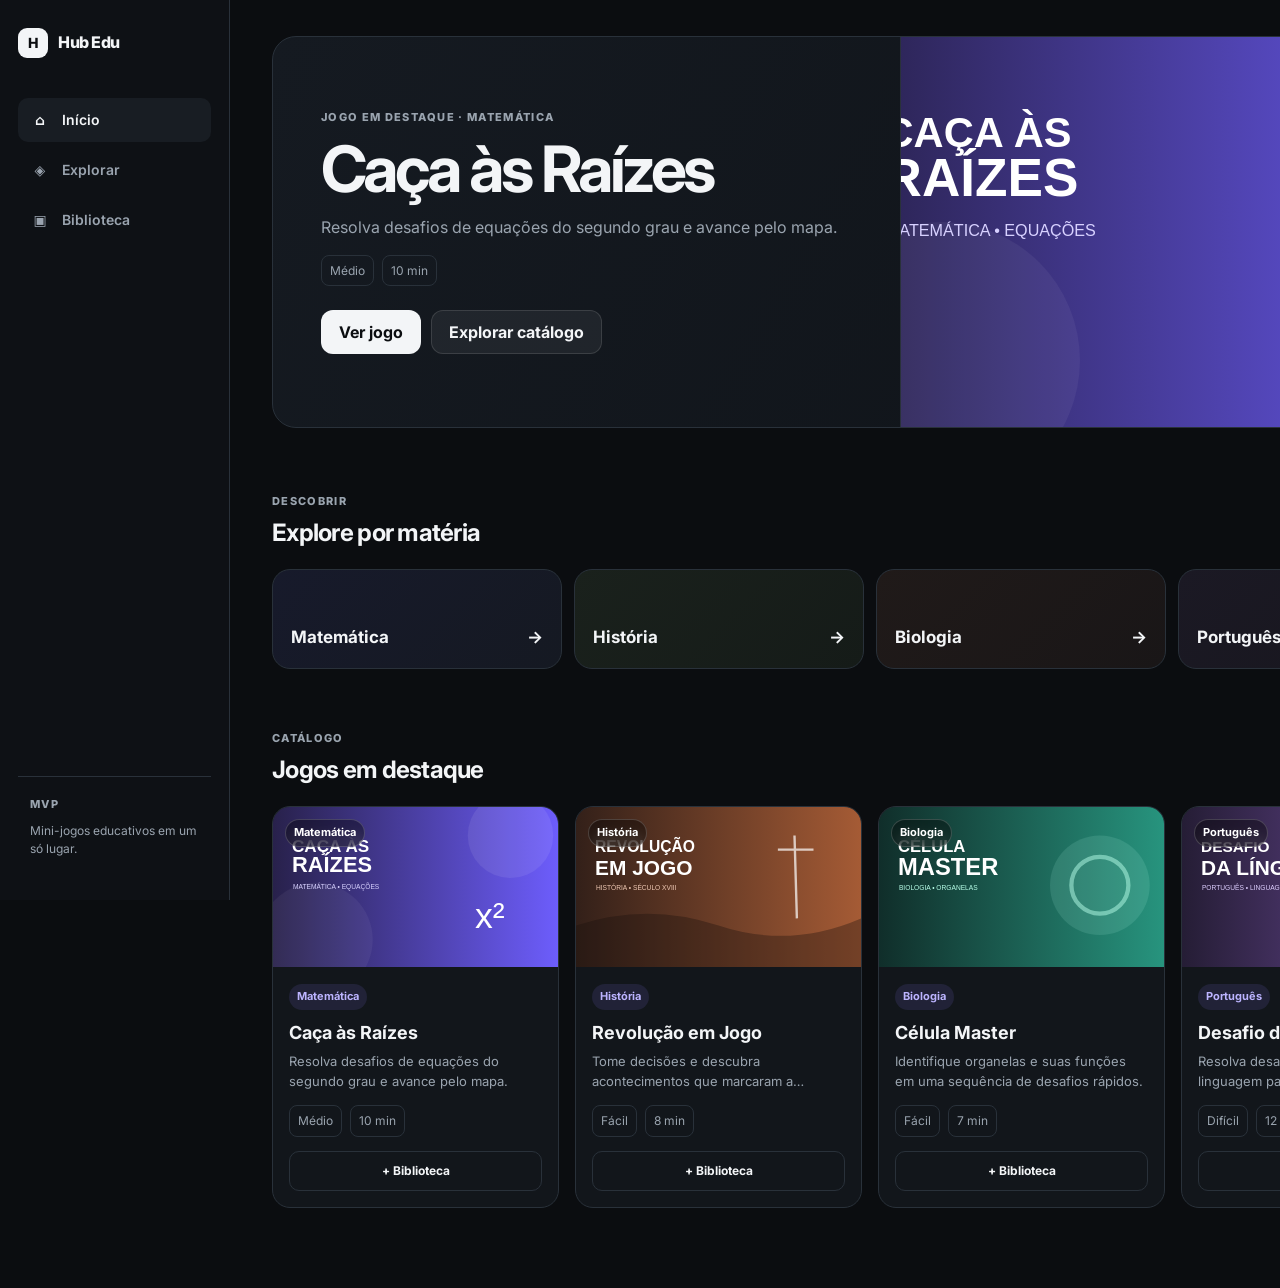
<file: index.html>
<!doctype html>
<html lang="pt-BR">
<head>
  <meta charset="utf-8">
  <meta name="viewport" content="width=device-width, initial-scale=1">
  <meta name="description" content="Hub de mini-jogos educativos.">
  <title>Hub Edu — Início</title>
  <link rel="preconnect" href="https://fonts.googleapis.com">
  <link rel="preconnect" href="https://fonts.gstatic.com" crossorigin>
  <link href="https://fonts.googleapis.com/css2?family=Inter:wght@400;500;600;700;800&display=swap" rel="stylesheet">
  <link rel="stylesheet" href="css/main.css">
</head>
<body>
  <div class="app-shell">
    <aside class="sidebar" aria-label="Navegação principal">
      <a class="brand" href="index.html" aria-label="Hub Edu — início">
        <span class="brand-mark">H</span><span>Hub Edu</span>
      </a>
      <nav class="nav">
        <a class="nav-link active" href="index.html"><span>⌂</span> Início</a>
        <a class="nav-link" href="pages/explorar.html"><span>◈</span> Explorar</a>
        <a class="nav-link" href="pages/biblioteca.html"><span>▣</span> Biblioteca</a>
      </nav>
      <div class="sidebar-bottom">
        <span class="eyebrow">MVP</span>
        <p>Mini-jogos educativos em um só lugar.</p>
      </div>
    </aside>

    <main class="main-content">
      <header class="mobile-header">
        <a class="brand" href="index.html"><span class="brand-mark">H</span><span>Hub Edu</span></a>
      </header>

      <section class="hero" id="hero"></section>

      <section class="section" id="recent-section" hidden>
        <div class="section-heading">
          <div><span class="eyebrow">Retomar</span><h2>Continue jogando</h2></div>
          <a href="pages/biblioteca.html">Ver biblioteca →</a>
        </div>
        <div class="game-grid compact-grid" id="recent-grid"></div>
      </section>

      <section class="section">
        <div class="section-heading">
          <div><span class="eyebrow">Descobrir</span><h2>Explore por matéria</h2></div>
          <a href="pages/explorar.html">Ver todos →</a>
        </div>
        <div class="subject-grid" id="subject-grid"></div>
      </section>

      <section class="section">
        <div class="section-heading">
          <div><span class="eyebrow">Catálogo</span><h2>Jogos em destaque</h2></div>
          <a href="pages/explorar.html">Explorar →</a>
        </div>
        <div class="game-grid" id="featured-grid"></div>
      </section>
    </main>
  </div>

  <nav class="mobile-nav" aria-label="Navegação mobile">
    <a class="active" href="index.html"><span>⌂</span><small>Início</small></a>
    <a href="pages/explorar.html"><span>◈</span><small>Explorar</small></a>
    <a href="pages/biblioteca.html"><span>▣</span><small>Biblioteca</small></a>
  </nav>

  <script type="module" src="js/main.js"></script>
</body>
</html>
</file>
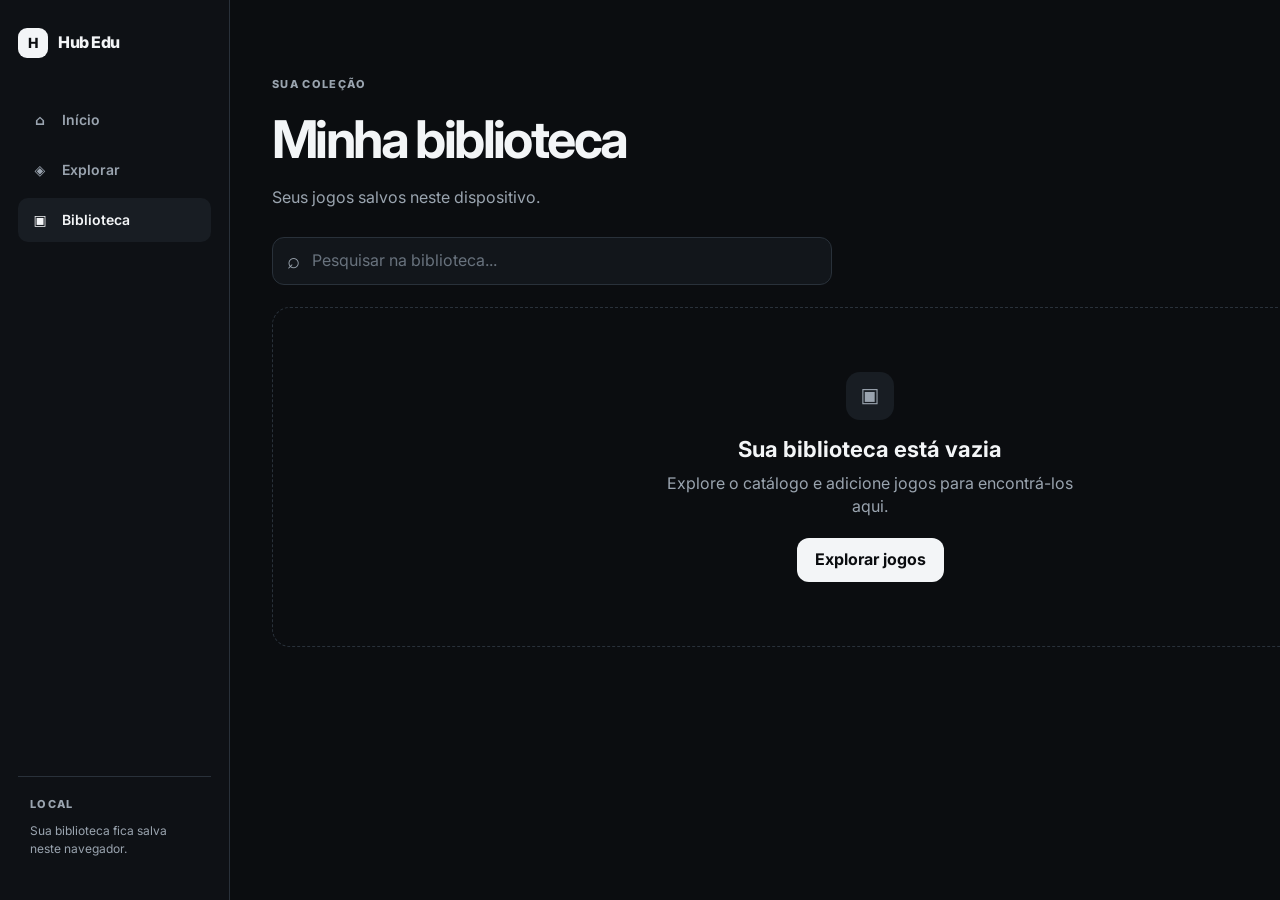
<file: pages/biblioteca.html>
<!doctype html>
<html lang="pt-BR">
<head>
  <meta charset="utf-8">
  <meta name="viewport" content="width=device-width, initial-scale=1">
  <meta name="description" content="Sua biblioteca de jogos educativos.">
  <title>Hub Edu — Biblioteca</title>
  <link rel="preconnect" href="https://fonts.googleapis.com">
  <link rel="preconnect" href="https://fonts.gstatic.com" crossorigin>
  <link href="https://fonts.googleapis.com/css2?family=Inter:wght@400;500;600;700;800&display=swap" rel="stylesheet">
  <link rel="stylesheet" href="../css/main.css">
</head>
<body>
  <div class="app-shell">
    <aside class="sidebar" aria-label="Navegação principal">
      <a class="brand" href="../index.html"><span class="brand-mark">H</span><span>Hub Edu</span></a>
      <nav class="nav">
        <a class="nav-link" href="../index.html"><span>⌂</span> Início</a>
        <a class="nav-link" href="explorar.html"><span>◈</span> Explorar</a>
        <a class="nav-link active" href="biblioteca.html"><span>▣</span> Biblioteca</a>
      </nav>
      <div class="sidebar-bottom"><span class="eyebrow">LOCAL</span><p>Sua biblioteca fica salva neste navegador.</p></div>
    </aside>

    <main class="main-content">
      <header class="mobile-header">
        <a class="brand" href="../index.html"><span class="brand-mark">H</span><span>Hub Edu</span></a>
      </header>

      <section class="page-header">
        <span class="eyebrow">Sua coleção</span>
        <h1>Minha biblioteca</h1>
        <p>Seus jogos salvos neste dispositivo.</p>
      </section>

      <section class="library-toolbar">
        <label class="search-box">
          <span aria-hidden="true">⌕</span>
          <input id="library-search" type="search" placeholder="Pesquisar na biblioteca..." autocomplete="off">
        </label>
      </section>

      <section class="game-grid" id="library-grid" aria-live="polite"></section>

      <section class="empty-state" id="library-empty">
        <div class="empty-icon">▣</div>
        <h2>Sua biblioteca está vazia</h2>
        <p>Explore o catálogo e adicione jogos para encontrá-los aqui.</p>
        <a class="button primary" href="explorar.html">Explorar jogos</a>
      </section>
    </main>
  </div>

  <nav class="mobile-nav" aria-label="Navegação mobile">
    <a href="../index.html"><span>⌂</span><small>Início</small></a>
    <a href="explorar.html"><span>◈</span><small>Explorar</small></a>
    <a class="active" href="biblioteca.html"><span>▣</span><small>Biblioteca</small></a>
  </nav>

  <script type="module" src="../js/library-page.js"></script>
</body>
</html>
</file>
<file: css/main.css>
@import url("./variables.css");
@import url("./components.css");

* { box-sizing: border-box; }
html { scroll-behavior: smooth; }
body {
  margin: 0;
  background: var(--bg);
  color: var(--text);
  font-family: Inter, system-ui, -apple-system, BlinkMacSystemFont, "Segoe UI", sans-serif;
  line-height: 1.45;
}
a { color: inherit; }
button, input, select { font: inherit; }
button:focus-visible, a:focus-visible, input:focus-visible, select:focus-visible {
  outline: 2px solid var(--accent);
  outline-offset: 3px;
}

.app-shell { min-height: 100vh; }
.sidebar {
  position: fixed;
  inset: 0 auto 0 0;
  width: var(--sidebar);
  display: flex;
  flex-direction: column;
  padding: 28px 18px;
  background: #0e1115;
  border-right: 1px solid var(--line);
  z-index: 20;
}
.brand { display: inline-flex; align-items: center; gap: 10px; color: var(--text); text-decoration: none; font-weight: 800; letter-spacing: -.03em; }
.brand-mark {
  display: grid; place-items: center; width: 30px; height: 30px;
  border-radius: 9px; background: var(--text); color: var(--bg); font-size: 14px;
}
.nav { display: grid; gap: 6px; margin-top: 40px; }
.nav-link {
  display: flex; align-items: center; gap: 12px; min-height: 44px; padding: 0 12px;
  border-radius: 10px; color: var(--muted); text-decoration: none; font-size: 14px; font-weight: 600;
}
.nav-link span { width: 20px; text-align: center; }
.nav-link:hover { background: var(--surface); color: var(--text); }
.nav-link.active { background: var(--surface-2); color: var(--text); }
.sidebar-bottom { margin-top: auto; padding: 14px 12px; border-top: 1px solid var(--line); color: var(--muted); }
.sidebar-bottom p { margin: 8px 0 0; font-size: 12px; line-height: 1.5; }

.main-content { width: min(100%, var(--max)); margin-left: var(--sidebar); padding: 36px 42px 80px; }
.mobile-header { display: none; }

.eyebrow {
  display: inline-block;
  color: var(--muted);
  font-size: 11px;
  font-weight: 800;
  letter-spacing: .12em;
  text-transform: uppercase;
}
.hero {
  min-height: 390px;
  display: grid;
  grid-template-columns: 1.05fr .95fr;
  overflow: hidden;
  margin-bottom: 60px;
  border: 1px solid var(--line);
  border-radius: 24px;
  background: linear-gradient(120deg, #151a21, #0f1318);
}
.hero-copy { display: flex; flex-direction: column; justify-content: center; padding: 48px; }
.hero h1 { max-width: 600px; margin: 12px 0 14px; font-size: clamp(38px, 5vw, 64px); line-height: .98; letter-spacing: -.055em; }
.hero p { max-width: 560px; margin: 0; color: var(--muted); font-size: 16px; line-height: 1.65; }
.hero-actions { display: flex; gap: 10px; margin-top: 24px; }
.hero-art { min-height: 390px; background-size: cover; background-position: center; border-left: 1px solid var(--line); }
.section { margin-top: 56px; }
.section-heading { display: flex; align-items: end; justify-content: space-between; gap: 20px; margin-bottom: 18px; }
.section-heading h2 { margin: 5px 0 0; font-size: 24px; letter-spacing: -.03em; }
.section-heading > a { color: var(--muted); font-size: 13px; text-decoration: none; }
.section-heading > a:hover { color: var(--text); }

.game-grid { display: grid; grid-template-columns: repeat(4, minmax(0, 1fr)); gap: 16px; }
.compact-grid { grid-template-columns: repeat(3, minmax(0, 1fr)); }
.subject-grid { display: grid; grid-template-columns: repeat(4, 1fr); gap: 12px; }
.subject-card {
  min-height: 100px; display: flex; align-items: end; justify-content: space-between;
  padding: 18px; border: 1px solid var(--line); border-radius: var(--radius);
  color: var(--text); text-decoration: none; font-size: 17px; font-weight: 700;
  background: var(--surface);
  transition: transform .18s ease, border-color .18s ease;
}
.subject-card:hover { transform: translateY(-2px); border-color: #3a4550; }
.subject-1 { background: linear-gradient(135deg, #171a2b, #151922); }
.subject-2 { background: linear-gradient(135deg, #1a211c, #151b18); }
.subject-3 { background: linear-gradient(135deg, #201a19, #191617); }
.subject-4 { background: linear-gradient(135deg, #1b1924, #17161d); }

.page-header { margin: 35px 0 28px; }
.page-header h1 { margin: 8px 0 8px; font-size: clamp(34px, 5vw, 52px); letter-spacing: -.05em; }
.page-header p { margin: 0; color: var(--muted); }
.toolbar { display: grid; grid-template-columns: 1fr auto; gap: 12px; margin-bottom: 16px; }
.results-meta { display: flex; align-items: center; justify-content: space-between; min-height: 42px; margin-bottom: 14px; color: var(--muted); font-size: 12px; }
.text-button { padding: 6px; border: 0; background: transparent; color: var(--muted); cursor: pointer; }
.text-button:hover { color: var(--text); }

.empty-state, .error-state {
  padding: 64px 20px; text-align: center; border: 1px dashed var(--line); border-radius: var(--radius);
}
.empty-state h2, .error-state h1 { margin: 14px 0 6px; font-size: 22px; }
.empty-state p, .error-state p { max-width: 420px; margin: 0 auto 20px; color: var(--muted); }
.empty-icon {
  width: 48px; height: 48px; display: grid; place-items: center; margin: 0 auto;
  border-radius: 14px; background: var(--surface-2); color: var(--muted); font-size: 20px;
}

.library-toolbar { max-width: 560px; margin-bottom: 22px; }

.back-link { display: inline-block; margin: 20px 0; color: var(--muted); text-decoration: none; font-size: 13px; }
.back-link:hover { color: var(--text); }
.game-detail {
  display: grid; grid-template-columns: minmax(300px, .9fr) 1.1fr; gap: 40px;
  padding: 24px 0 58px; border-bottom: 1px solid var(--line);
}
.detail-cover {
  min-height: 390px; border: 1px solid var(--line); border-radius: 22px;
  background-position: center; background-size: cover;
}
.detail-content { display: flex; flex-direction: column; justify-content: center; }
.detail-content h1 { margin: 12px 0 12px; font-size: clamp(38px, 5vw, 62px); line-height: 1; letter-spacing: -.055em; }
.lead { max-width: 650px; color: var(--muted); font-size: 16px; line-height: 1.65; }
.detail-actions { display: flex; flex-wrap: wrap; gap: 10px; margin-top: 24px; }
.external-note { color: #707b86; font-size: 11px; }
.detail-section { max-width: 800px; padding: 42px 0; border-bottom: 1px solid var(--line); }
.detail-section h2 { margin: 8px 0 18px; font-size: 26px; }
.detail-list { padding-left: 20px; color: var(--muted); }
.detail-list li + li { margin-top: 8px; }
.tag-list { display: flex; flex-wrap: wrap; gap: 8px; }
.tag-list span { padding: 9px 11px; border: 1px solid var(--line); border-radius: 10px; background: var(--surface); color: var(--muted); font-size: 13px; }

.mobile-nav { display: none; }

@media (max-width: 1100px) {
  .game-grid { grid-template-columns: repeat(3, minmax(0, 1fr)); }
  .subject-grid { grid-template-columns: repeat(2, 1fr); }
  .hero { grid-template-columns: 1fr; }
  .hero-art { min-height: 250px; order: -1; border-left: 0; border-bottom: 1px solid var(--line); }
  .hero-copy { padding: 36px; }
}
@media (max-width: 820px) {
  :root { --sidebar: 0px; }
  .sidebar { display: none; }
  .main-content { margin-left: 0; padding: 0 18px 100px; }
  .mobile-header { display: flex; height: 70px; align-items: center; }
  .hero { min-height: 0; margin-bottom: 42px; border-radius: 18px; }
  .hero-art { min-height: 220px; }
  .hero-copy { padding: 28px; }
  .hero h1 { font-size: 42px; }
  .section { margin-top: 42px; }
  .game-grid, .compact-grid { grid-template-columns: repeat(2, minmax(0, 1fr)); }
  .toolbar { grid-template-columns: 1fr; }
  .filters { overflow-x: auto; padding-bottom: 2px; }
  .filters label { flex: 0 0 auto; }
  .game-detail { grid-template-columns: 1fr; gap: 24px; }
  .detail-cover { min-height: 260px; }
  .mobile-nav {
    position: fixed; inset: auto 0 0 0; z-index: 30;
    display: grid; grid-template-columns: repeat(3, 1fr);
    min-height: 70px; padding-bottom: env(safe-area-inset-bottom);
    background: rgba(14,17,21,.94); border-top: 1px solid var(--line); backdrop-filter: blur(16px);
  }
  .mobile-nav a { display: flex; flex-direction: column; align-items: center; justify-content: center; gap: 3px; color: var(--muted); text-decoration: none; font-size: 18px; }
  .mobile-nav a.active { color: var(--text); }
  .mobile-nav small { font-size: 10px; font-weight: 700; }
}
@media (max-width: 560px) {
  .game-grid, .compact-grid, .subject-grid { grid-template-columns: 1fr; }
  .hero-copy { padding: 24px; }
  .hero h1 { font-size: 36px; }
  .hero-art { min-height: 190px; }
  .hero-actions { flex-direction: column; }
  .hero-actions .button { width: 100%; }
  .section-heading { align-items: flex-start; }
  .section-heading > a { display: none; }
  .game-card { border-radius: 15px; }
  .page-header { margin-top: 20px; }
  .detail-content h1 { font-size: 42px; }
  .detail-cover { min-height: 220px; }
}
</file>
